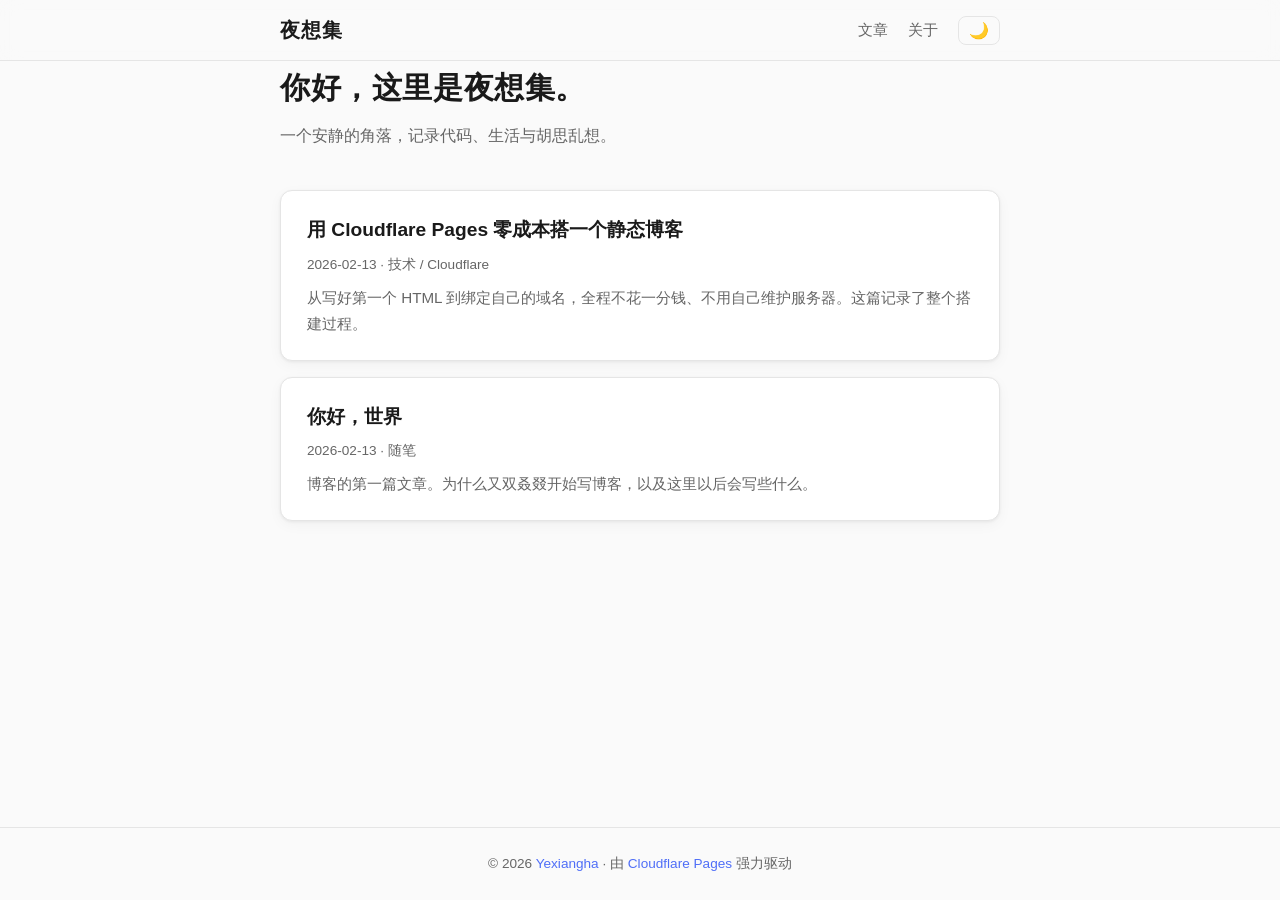
<file: index.html>
<!DOCTYPE html>
<html lang="zh-CN">
<head>
  <meta charset="UTF-8">
  <meta name="viewport" content="width=device-width, initial-scale=1.0">
  <title>夜想集 · Yexiangha's Blog</title>
  <meta name="description" content="一个安静的角落，记录代码、生活与胡思乱想。">
  <link rel="icon" href="data:image/svg+xml,<svg xmlns='http://www.w3.org/2000/svg' viewBox='0 0 100 100'><text y='.9em' font-size='90'>🌙</text></svg>">
  <link rel="stylesheet" href="/assets/style.css">
</head>
<body>
  <header class="site-header">
    <div class="container header-inner">
      <a class="site-title" href="/">夜想集</a>
      <nav class="site-nav">
        <a href="/">文章</a>
        <a href="/about.html">关于</a>
        <button id="theme-toggle" class="theme-toggle" aria-label="切换主题" title="切换主题">🌙</button>
      </nav>
    </div>
  </header>

  <main class="container">
    <section class="hero">
      <h1>你好，这里是夜想集。</h1>
      <p>一个安静的角落，记录代码、生活与胡思乱想。</p>
    </section>

    <section id="post-list" class="post-list" aria-live="polite">
      <p class="loading">正在加载文章…</p>
    </section>
  </main>

  <footer class="site-footer">
    <div class="container">
      <p>© <span id="year"></span> <a href="https://www.yexiangha.top" target="_blank" rel="noopener">Yexiangha</a> · 由 <a href="https://pages.cloudflare.com" target="_blank" rel="noopener">Cloudflare Pages</a> 强力驱动</p>
    </div>
  </footer>

  <script src="/assets/main.js"></script>
  <script>renderPostList();</script>
</body>
</html>
</file>
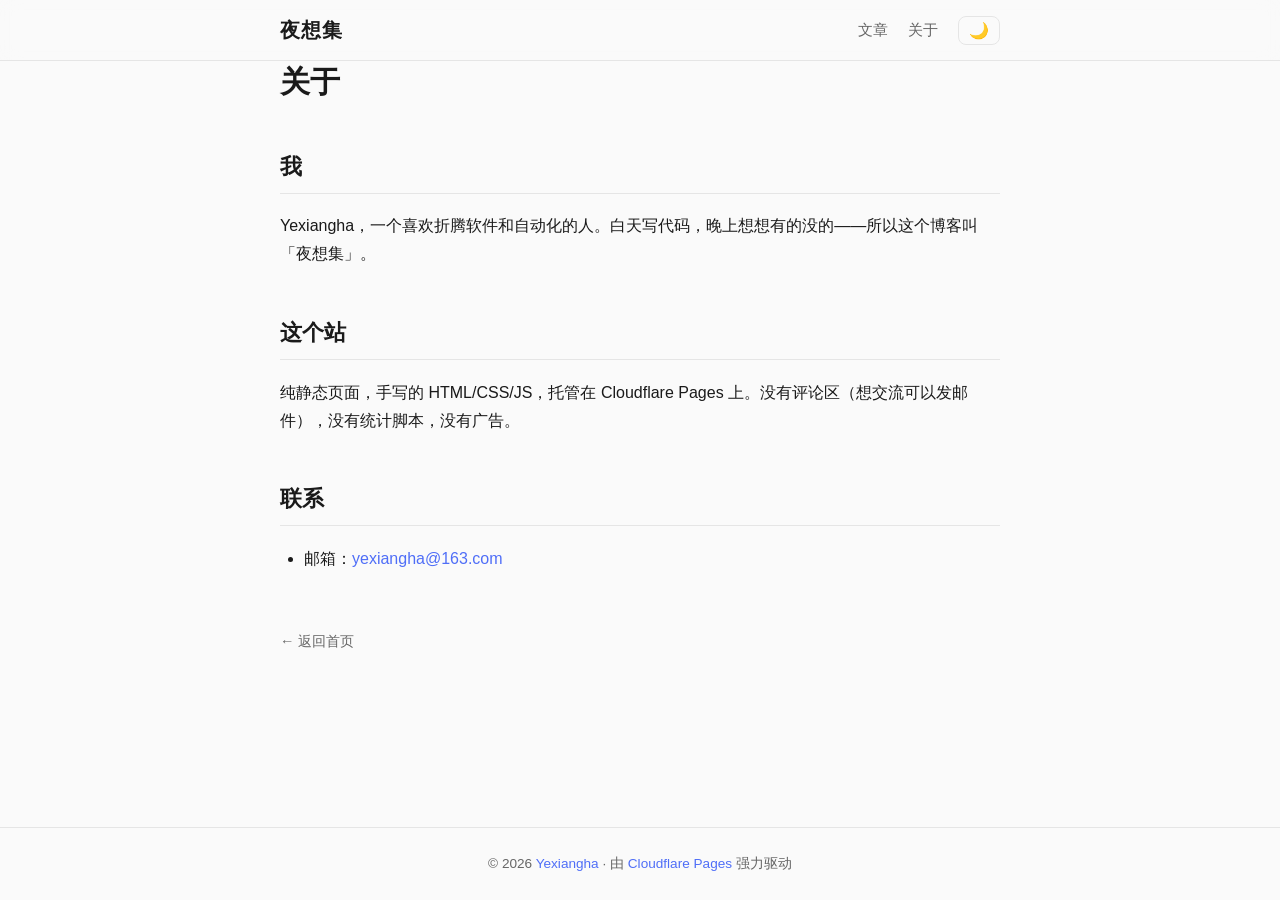
<file: about.html>
<!DOCTYPE html>
<html lang="zh-CN">
<head>
  <meta charset="UTF-8">
  <meta name="viewport" content="width=device-width, initial-scale=1.0">
  <title>关于 · 夜想集</title>
  <link rel="icon" href="data:image/svg+xml,<svg xmlns='http://www.w3.org/2000/svg' viewBox='0 0 100 100'><text y='.9em' font-size='90'>🌙</text></svg>">
  <link rel="stylesheet" href="/assets/style.css">
  <script>
    (function(){var s=localStorage.getItem("theme");var d=window.matchMedia("(prefers-color-scheme: dark)").matches;document.documentElement.setAttribute("data-theme",s||(d?"dark":"light"));})();
  </script>
</head>
<body>
  <header class="site-header">
    <div class="container header-inner">
      <a class="site-title" href="/">夜想集</a>
      <nav class="site-nav">
        <a href="/">文章</a>
        <a href="/about.html">关于</a>
        <button id="theme-toggle" class="theme-toggle" aria-label="切换主题" title="切换主题">🌙</button>
      </nav>
    </div>
  </header>

  <main class="container">
    <article class="post">
      <header class="post-header">
        <h1>关于</h1>
      </header>
      <div class="post-body">
        <h2>我</h2>
        <p>Yexiangha，一个喜欢折腾软件和自动化的人。白天写代码，晚上想想有的没的——所以这个博客叫「夜想集」。</p>

        <h2>这个站</h2>
        <p>纯静态页面，手写的 HTML/CSS/JS，托管在 Cloudflare Pages 上。没有评论区（想交流可以发邮件），没有统计脚本，没有广告。</p>

        <h2>联系</h2>
        <ul>
          <li>邮箱：<a href="mailto:yexiangha@163.com">yexiangha@163.com</a></li>
        </ul>
      </div>
      <a class="back-link" href="/">← 返回首页</a>
    </article>
  </main>

  <footer class="site-footer">
    <div class="container">
      <p>© <span id="year"></span> <a href="https://www.yexiangha.top" target="_blank" rel="noopener">Yexiangha</a> · 由 <a href="https://pages.cloudflare.com" target="_blank" rel="noopener">Cloudflare Pages</a> 强力驱动</p>
    </div>
  </footer>

  <script src="/assets/main.js"></script>
</body>
</html>
</file>
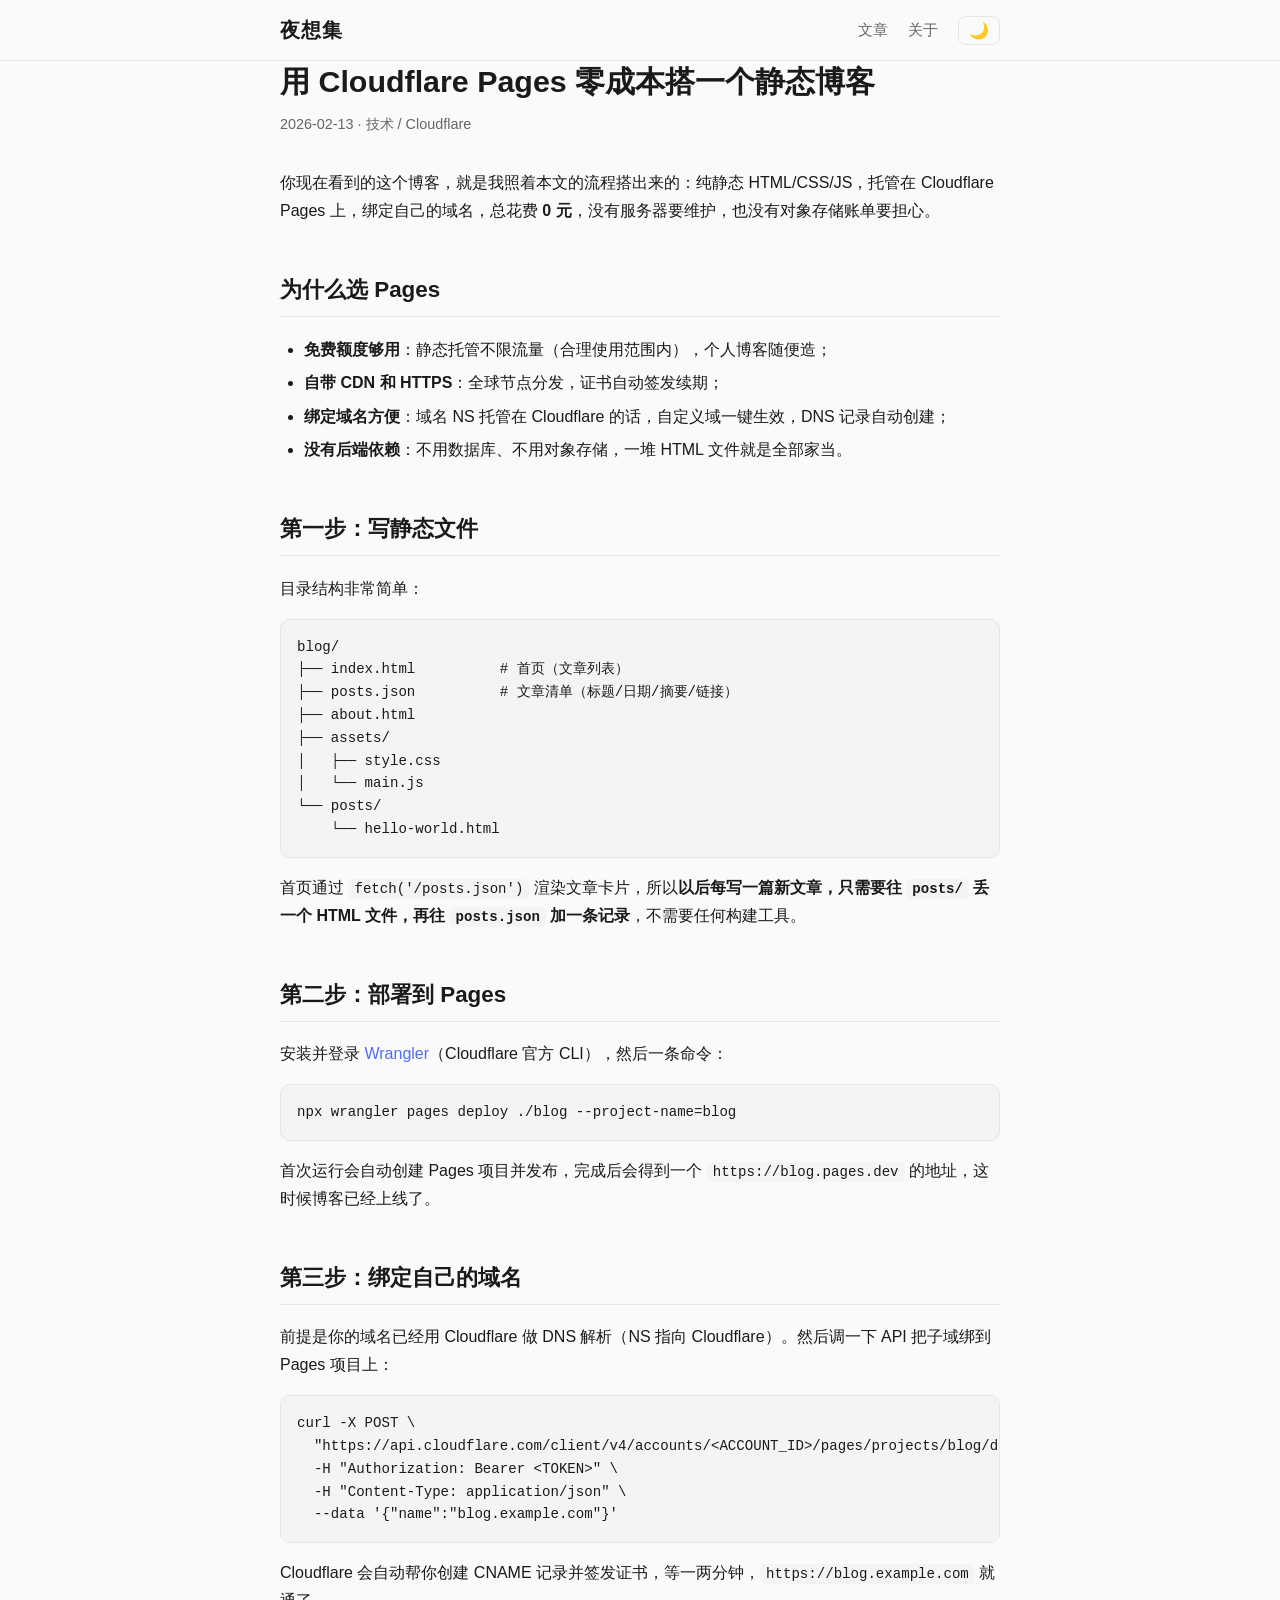
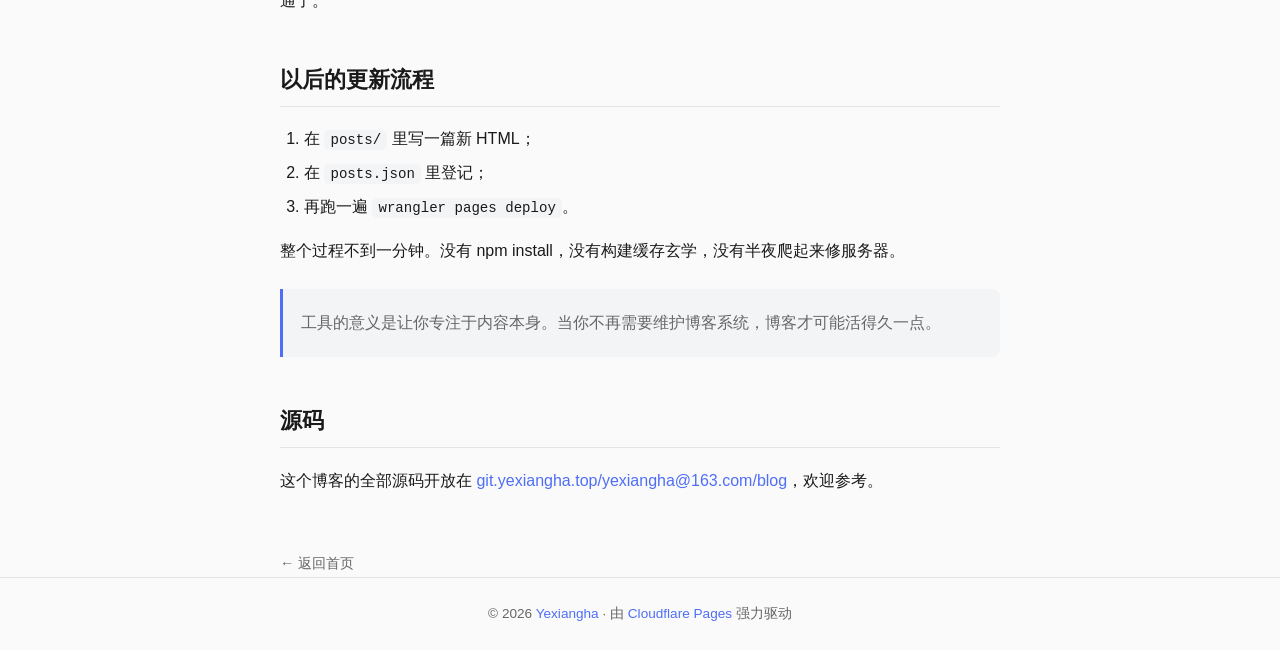
<file: posts/cloudflare-pages-blog.html>
<!DOCTYPE html>
<html lang="zh-CN">
<head>
  <meta charset="UTF-8">
  <meta name="viewport" content="width=device-width, initial-scale=1.0">
  <title>用 Cloudflare Pages 零成本搭一个静态博客 · 夜想集</title>
  <meta name="description" content="从写好第一个 HTML 到绑定自己的域名，全程不花一分钱、不用自己维护服务器。">
  <link rel="icon" href="data:image/svg+xml,<svg xmlns='http://www.w3.org/2000/svg' viewBox='0 0 100 100'><text y='.9em' font-size='90'>🌙</text></svg>">
  <link rel="stylesheet" href="/assets/style.css">
  <script>
    (function(){var s=localStorage.getItem("theme");var d=window.matchMedia("(prefers-color-scheme: dark)").matches;document.documentElement.setAttribute("data-theme",s||(d?"dark":"light"));})();
  </script>
</head>
<body>
  <header class="site-header">
    <div class="container header-inner">
      <a class="site-title" href="/">夜想集</a>
      <nav class="site-nav">
        <a href="/">文章</a>
        <a href="/about.html">关于</a>
        <button id="theme-toggle" class="theme-toggle" aria-label="切换主题" title="切换主题">🌙</button>
      </nav>
    </div>
  </header>

  <main class="container">
    <article class="post">
      <header class="post-header">
        <h1>用 Cloudflare Pages 零成本搭一个静态博客</h1>
        <div class="post-meta">2026-02-13 · 技术 / Cloudflare</div>
      </header>
      <div class="post-body">
        <p>你现在看到的这个博客，就是我照着本文的流程搭出来的：纯静态 HTML/CSS/JS，托管在 Cloudflare Pages 上，绑定自己的域名，总花费 <strong>0 元</strong>，没有服务器要维护，也没有对象存储账单要担心。</p>

        <h2>为什么选 Pages</h2>
        <ul>
          <li><strong>免费额度够用</strong>：静态托管不限流量（合理使用范围内），个人博客随便造；</li>
          <li><strong>自带 CDN 和 HTTPS</strong>：全球节点分发，证书自动签发续期；</li>
          <li><strong>绑定域名方便</strong>：域名 NS 托管在 Cloudflare 的话，自定义域一键生效，DNS 记录自动创建；</li>
          <li><strong>没有后端依赖</strong>：不用数据库、不用对象存储，一堆 HTML 文件就是全部家当。</li>
        </ul>

        <h2>第一步：写静态文件</h2>
        <p>目录结构非常简单：</p>
        <pre><code>blog/
├── index.html          # 首页（文章列表）
├── posts.json          # 文章清单（标题/日期/摘要/链接）
├── about.html
├── assets/
│   ├── style.css
│   └── main.js
└── posts/
    └── hello-world.html</code></pre>
        <p>首页通过 <code>fetch('/posts.json')</code> 渲染文章卡片，所以<strong>以后每写一篇新文章，只需要往 <code>posts/</code> 丢一个 HTML 文件，再往 <code>posts.json</code> 加一条记录</strong>，不需要任何构建工具。</p>

        <h2>第二步：部署到 Pages</h2>
        <p>安装并登录 <a href="https://developers.cloudflare.com/workers/wrangler/" target="_blank" rel="noopener">Wrangler</a>（Cloudflare 官方 CLI），然后一条命令：</p>
        <pre><code>npx wrangler pages deploy ./blog --project-name=blog</code></pre>
        <p>首次运行会自动创建 Pages 项目并发布，完成后会得到一个 <code>https://blog.pages.dev</code> 的地址，这时候博客已经上线了。</p>

        <h2>第三步：绑定自己的域名</h2>
        <p>前提是你的域名已经用 Cloudflare 做 DNS 解析（NS 指向 Cloudflare）。然后调一下 API 把子域绑到 Pages 项目上：</p>
        <pre><code>curl -X POST \
  "https://api.cloudflare.com/client/v4/accounts/&lt;ACCOUNT_ID&gt;/pages/projects/blog/domains" \
  -H "Authorization: Bearer &lt;TOKEN&gt;" \
  -H "Content-Type: application/json" \
  --data '{"name":"blog.example.com"}'</code></pre>
        <p>Cloudflare 会自动帮你创建 CNAME 记录并签发证书，等一两分钟，<code>https://blog.example.com</code> 就通了。</p>

        <h2>以后的更新流程</h2>
        <ol>
          <li>在 <code>posts/</code> 里写一篇新 HTML；</li>
          <li>在 <code>posts.json</code> 里登记；</li>
          <li>再跑一遍 <code>wrangler pages deploy</code>。</li>
        </ol>
        <p>整个过程不到一分钟。没有 npm install，没有构建缓存玄学，没有半夜爬起来修服务器。</p>

        <blockquote>
          <p>工具的意义是让你专注于内容本身。当你不再需要维护博客系统，博客才可能活得久一点。</p>
        </blockquote>

        <h2>源码</h2>
        <p>这个博客的全部源码开放在 <a href="https://git.yexiangha.top/yexiangha@163.com/blog" target="_blank" rel="noopener">git.yexiangha.top/yexiangha@163.com/blog</a>，欢迎参考。</p>
      </div>
      <a class="back-link" href="/">← 返回首页</a>
    </article>
  </main>

  <footer class="site-footer">
    <div class="container">
      <p>© <span id="year"></span> <a href="https://www.yexiangha.top" target="_blank" rel="noopener">Yexiangha</a> · 由 <a href="https://pages.cloudflare.com" target="_blank" rel="noopener">Cloudflare Pages</a> 强力驱动</p>
    </div>
  </footer>

  <script src="/assets/main.js"></script>
</body>
</html>
</file>
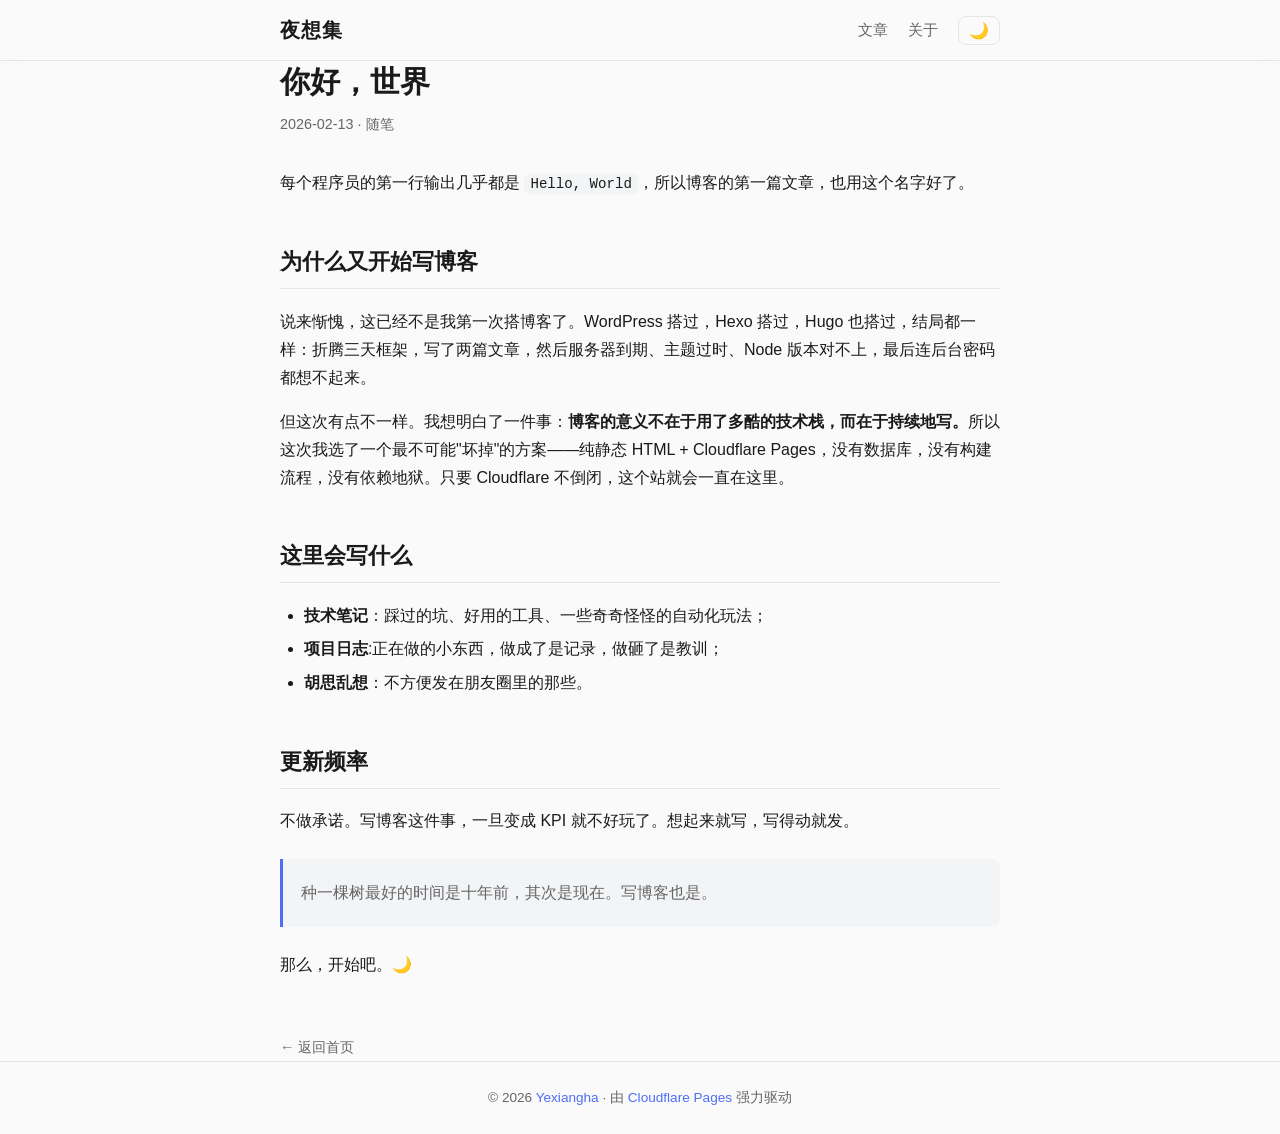
<file: posts/hello-world.html>
<!DOCTYPE html>
<html lang="zh-CN">
<head>
  <meta charset="UTF-8">
  <meta name="viewport" content="width=device-width, initial-scale=1.0">
  <title>你好，世界 · 夜想集</title>
  <meta name="description" content="博客的第一篇文章。为什么又双叒叕开始写博客，以及这里以后会写些什么。">
  <link rel="icon" href="data:image/svg+xml,<svg xmlns='http://www.w3.org/2000/svg' viewBox='0 0 100 100'><text y='.9em' font-size='90'>🌙</text></svg>">
  <link rel="stylesheet" href="/assets/style.css">
  <script>
    (function(){var s=localStorage.getItem("theme");var d=window.matchMedia("(prefers-color-scheme: dark)").matches;document.documentElement.setAttribute("data-theme",s||(d?"dark":"light"));})();
  </script>
</head>
<body>
  <header class="site-header">
    <div class="container header-inner">
      <a class="site-title" href="/">夜想集</a>
      <nav class="site-nav">
        <a href="/">文章</a>
        <a href="/about.html">关于</a>
        <button id="theme-toggle" class="theme-toggle" aria-label="切换主题" title="切换主题">🌙</button>
      </nav>
    </div>
  </header>

  <main class="container">
    <article class="post">
      <header class="post-header">
        <h1>你好，世界</h1>
        <div class="post-meta">2026-02-13 · 随笔</div>
      </header>
      <div class="post-body">
        <p>每个程序员的第一行输出几乎都是 <code>Hello, World</code>，所以博客的第一篇文章，也用这个名字好了。</p>

        <h2>为什么又开始写博客</h2>
        <p>说来惭愧，这已经不是我第一次搭博客了。WordPress 搭过，Hexo 搭过，Hugo 也搭过，结局都一样：折腾三天框架，写了两篇文章，然后服务器到期、主题过时、Node 版本对不上，最后连后台密码都想不起来。</p>
        <p>但这次有点不一样。我想明白了一件事：<strong>博客的意义不在于用了多酷的技术栈，而在于持续地写。</strong>所以这次我选了一个最不可能"坏掉"的方案——纯静态 HTML + Cloudflare Pages，没有数据库，没有构建流程，没有依赖地狱。只要 Cloudflare 不倒闭，这个站就会一直在这里。</p>

        <h2>这里会写什么</h2>
        <ul>
          <li><strong>技术笔记</strong>：踩过的坑、好用的工具、一些奇奇怪怪的自动化玩法；</li>
          <li><strong>项目日志</strong>:正在做的小东西，做成了是记录，做砸了是教训；</li>
          <li><strong>胡思乱想</strong>：不方便发在朋友圈里的那些。</li>
        </ul>

        <h2>更新频率</h2>
        <p>不做承诺。写博客这件事，一旦变成 KPI 就不好玩了。想起来就写，写得动就发。</p>

        <blockquote>
          <p>种一棵树最好的时间是十年前，其次是现在。写博客也是。</p>
        </blockquote>

        <p>那么，开始吧。🌙</p>
      </div>
      <a class="back-link" href="/">← 返回首页</a>
    </article>
  </main>

  <footer class="site-footer">
    <div class="container">
      <p>© <span id="year"></span> <a href="https://www.yexiangha.top" target="_blank" rel="noopener">Yexiangha</a> · 由 <a href="https://pages.cloudflare.com" target="_blank" rel="noopener">Cloudflare Pages</a> 强力驱动</p>
    </div>
  </footer>

  <script src="/assets/main.js"></script>
</body>
</html>
</file>
<file: assets/style.css>
/* ========== 主题变量 ========== */
:root {
  --bg: #fafafa;
  --bg-card: #ffffff;
  --text: #1a1a1a;
  --text-secondary: #666666;
  --accent: #4f6ef7;
  --accent-hover: #3b59e0;
  --border: #e5e5e5;
  --code-bg: #f3f4f6;
  --shadow: 0 1px 3px rgba(0, 0, 0, 0.06), 0 4px 14px rgba(0, 0, 0, 0.04);
  --radius: 12px;
}

html[data-theme="dark"] {
  --bg: #0f1115;
  --bg-card: #181b22;
  --text: #e8e8e8;
  --text-secondary: #9aa0a6;
  --accent: #7b93ff;
  --accent-hover: #96a9ff;
  --border: #2a2e37;
  --code-bg: #22262f;
  --shadow: 0 1px 3px rgba(0, 0, 0, 0.4), 0 4px 14px rgba(0, 0, 0, 0.3);
}

/* ========== 基础 ========== */
* { box-sizing: border-box; }

html {
  scroll-behavior: smooth;
  /* 首屏渲染前避免主题闪烁，由内联脚本提前设置 data-theme */
}

body {
  margin: 0;
  font-family: "PingFang SC", "Hiragino Sans GB", "Microsoft YaHei",
    -apple-system, "Segoe UI", Roboto, sans-serif;
  background: var(--bg);
  color: var(--text);
  line-height: 1.75;
  transition: background 0.25s ease, color 0.25s ease;
  min-height: 100vh;
  display: flex;
  flex-direction: column;
}

.container {
  width: 100%;
  max-width: 760px;
  margin: 0 auto;
  padding: 0 20px;
}

a {
  color: var(--accent);
  text-decoration: none;
}
a:hover { color: var(--accent-hover); text-decoration: underline; }

/* ========== 头部 ========== */
.site-header {
  position: sticky;
  top: 0;
  z-index: 10;
  background: color-mix(in srgb, var(--bg) 85%, transparent);
  backdrop-filter: blur(10px);
  -webkit-backdrop-filter: blur(10px);
  border-bottom: 1px solid var(--border);
}

.header-inner {
  display: flex;
  align-items: center;
  justify-content: space-between;
  height: 60px;
}

.site-title {
  font-size: 1.25rem;
  font-weight: 700;
  color: var(--text);
  letter-spacing: 0.05em;
}
.site-title:hover { text-decoration: none; color: var(--accent); }

.site-nav {
  display: flex;
  align-items: center;
  gap: 20px;
}
.site-nav a { color: var(--text-secondary); font-size: 0.95rem; }
.site-nav a:hover { color: var(--accent); text-decoration: none; }

.theme-toggle {
  background: none;
  border: 1px solid var(--border);
  border-radius: 8px;
  cursor: pointer;
  font-size: 1rem;
  padding: 4px 10px;
  color: var(--text);
  transition: border-color 0.2s;
}
.theme-toggle:hover { border-color: var(--accent); }

/* ========== 主体 ========== */
main { flex: 1; padding: 48px 0 64px; }

.hero { margin-bottom: 40px; }
.hero h1 {
  font-size: 1.9rem;
  margin: 0 0 8px;
  letter-spacing: 0.02em;
}
.hero p { color: var(--text-secondary); margin: 0; }

/* ========== 文章列表 ========== */
.post-list { display: flex; flex-direction: column; gap: 16px; }

.post-card {
  display: block;
  background: var(--bg-card);
  border: 1px solid var(--border);
  border-radius: var(--radius);
  padding: 22px 26px;
  box-shadow: var(--shadow);
  transition: transform 0.18s ease, border-color 0.18s ease;
  color: var(--text);
}
.post-card:hover {
  transform: translateY(-2px);
  border-color: var(--accent);
  text-decoration: none;
}
.post-card h2 {
  margin: 0 0 6px;
  font-size: 1.2rem;
  color: var(--text);
}
.post-card .post-meta {
  font-size: 0.85rem;
  color: var(--text-secondary);
  margin-bottom: 8px;
}
.post-card .post-summary {
  margin: 0;
  color: var(--text-secondary);
  font-size: 0.95rem;
}

.loading, .empty { color: var(--text-secondary); text-align: center; padding: 40px 0; }

/* ========== 文章正文 ========== */
.post { max-width: 720px; margin: 0 auto; }
.post-header { margin-bottom: 32px; }
.post-header h1 {
  font-size: 1.9rem;
  line-height: 1.35;
  margin: 0 0 10px;
}
.post-header .post-meta { color: var(--text-secondary); font-size: 0.9rem; }

.post-body h2 {
  margin-top: 2em;
  padding-bottom: 0.3em;
  border-bottom: 1px solid var(--border);
  font-size: 1.4rem;
}
.post-body h3 { margin-top: 1.6em; font-size: 1.15rem; }
.post-body p { margin: 1em 0; }
.post-body ul, .post-body ol { padding-left: 1.5em; }
.post-body li { margin: 0.35em 0; }
.post-body img { max-width: 100%; border-radius: 8px; }
.post-body blockquote {
  margin: 1.5em 0;
  padding: 4px 18px;
  border-left: 3px solid var(--accent);
  background: var(--code-bg);
  border-radius: 0 8px 8px 0;
  color: var(--text-secondary);
}
.post-body code {
  font-family: "JetBrains Mono", "Cascadia Code", Consolas, monospace;
  font-size: 0.88em;
  background: var(--code-bg);
  padding: 2px 6px;
  border-radius: 5px;
}
.post-body pre {
  background: var(--code-bg);
  border: 1px solid var(--border);
  border-radius: 10px;
  padding: 16px;
  overflow-x: auto;
  line-height: 1.6;
}
.post-body pre code { background: none; padding: 0; }
.post-body hr {
  border: none;
  border-top: 1px solid var(--border);
  margin: 2.5em 0;
}

.back-link {
  display: inline-block;
  margin-top: 40px;
  color: var(--text-secondary);
  font-size: 0.9rem;
}
.back-link:hover { color: var(--accent); }

/* ========== 页脚 ========== */
.site-footer {
  border-top: 1px solid var(--border);
  padding: 24px 0;
  text-align: center;
  color: var(--text-secondary);
  font-size: 0.85rem;
}
.site-footer p { margin: 0; }

/* ========== 响应式 ========== */
@media (max-width: 560px) {
  .hero h1 { font-size: 1.5rem; }
  .post-header h1 { font-size: 1.5rem; }
  .post-card { padding: 18px 20px; }
}
</file>
